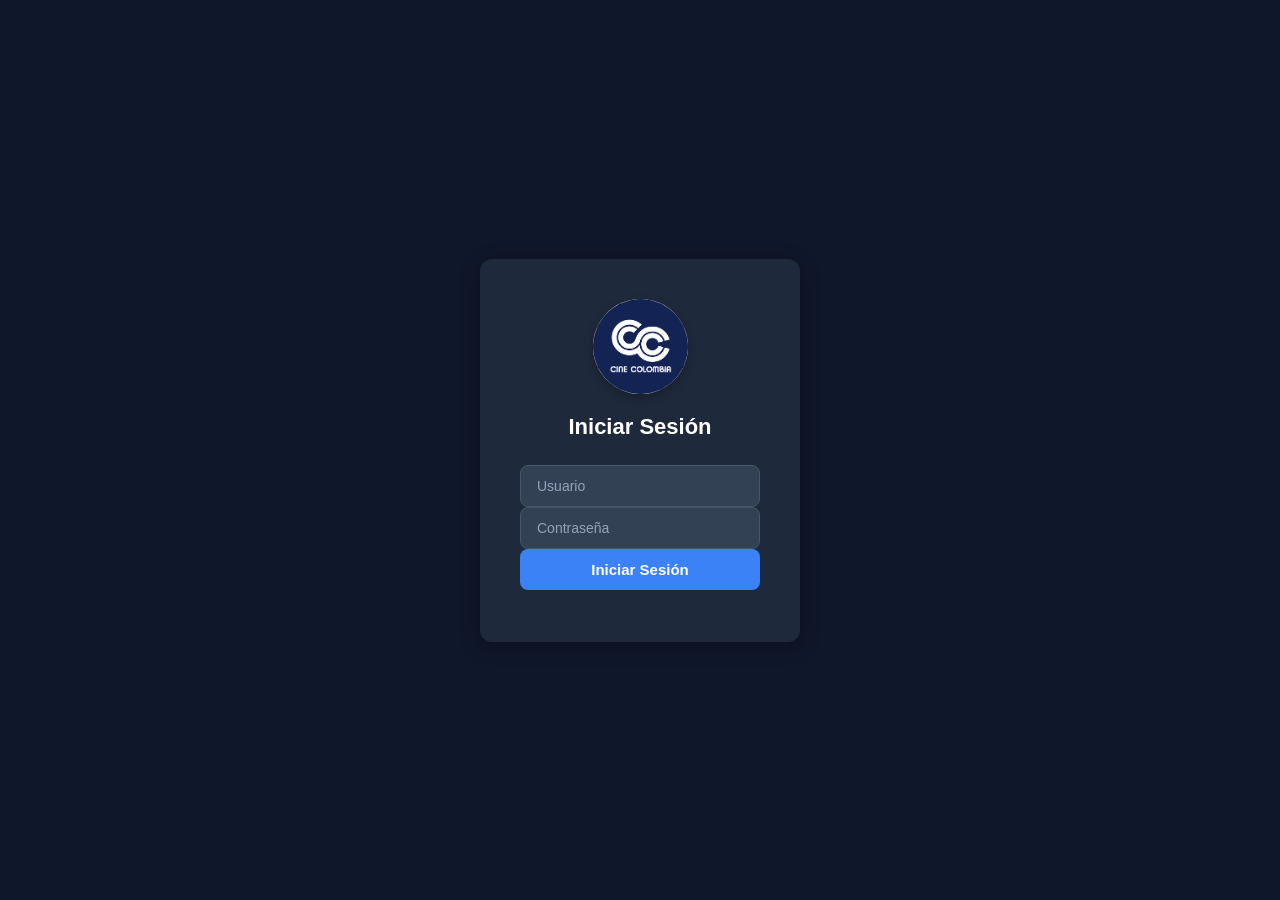
<file: CineColombia/paginas/index.html>
﻿<!DOCTYPE html>
<html lang="es">
<head>
    <meta charset="utf-8" />
    <title>Login CineColombia</title>

    <link rel="stylesheet" href="../css/estilos.css" />
    <script src="../Scripts/jquery-3.7.0.min.js"></script>
    <script src="../Scrips_From/login.js"></script>
</head>

<body>
    <div class="login-box">
        <div class="logo-container">
            <img src="../imagenes/logo-cinecolombia.png" alt="Logo Cine Colombia" class="img-logo" />
        </div>
        <h2>Iniciar Sesión</h2>

        <input type="text" id="txtUser" placeholder="Usuario" />
        <input type="password" id="txtPass" placeholder="Contraseña" />

        <button id="btnLogin">Iniciar Sesión</button>
        <p id="error" style="color: red; font-size: 12px;"></p>
    </div>
</body>
</html>
</file>
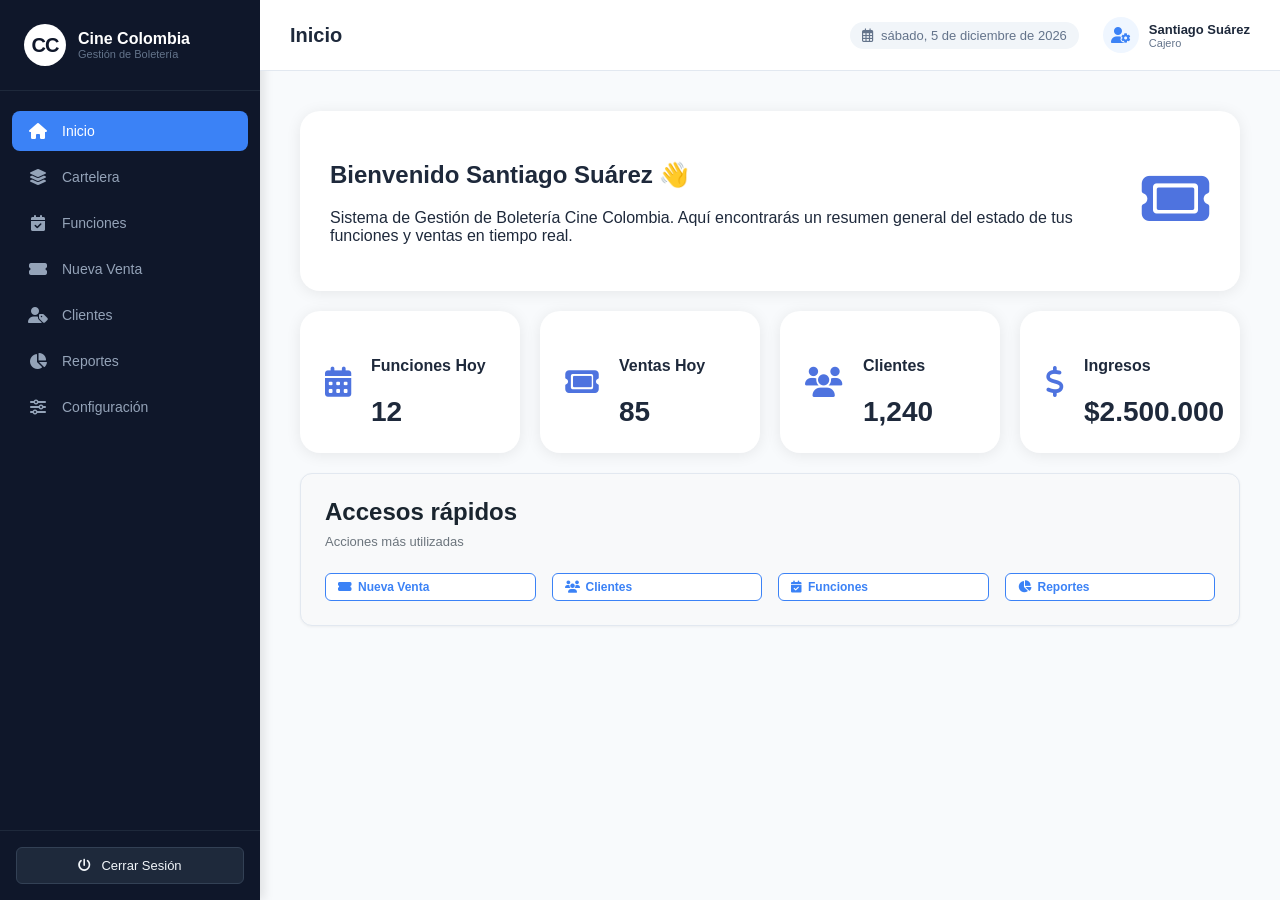
<file: CineColombia/paginas/dashboard.html>
﻿<!DOCTYPE html>
<html lang="es">
<head>

    <meta charset="utf-8">
    <meta name="viewport" content="width=device-width, initial-scale=1">

    <title>Punto de Venta - Cine Colombia</title>

    <link rel="stylesheet" href="../css/dashboard.css">
    <link rel="stylesheet" href="../css/ventas.css">
    <link rel="stylesheet" href="../css/clientes.css">
    <link rel="stylesheet" href="../css/funciones.css">

    <link rel="stylesheet"
          href="https://cdnjs.cloudflare.com/ajax/libs/font-awesome/6.4.0/css/all.min.css">

    <script src="../Scripts/jquery-3.7.0.min.js"></script>
    <script src="../Scrips_From/dashboard.js"></script>
    <script src="../Scrips_From/ventas.js"></script>

</head>

<body>

    <div class="dashboard-layout">

        <aside class="sidebar">

            <div class="sidebar-brand">

                <div class="brand-logo">
                    CC
                </div>

                <div class="brand-info">
                    <h1>Cine Colombia</h1>
                    <small>Gestión de Boletería</small>
                </div>

            </div>


            <nav class="sidebar-nav">

                <ul>

                    <li class="nav-item">

                        <button class="nav-link active" data-target="inicio">

                            <i class="fa-solid fa-house"></i>
                            <span>Inicio</span>

                        </button>

                    </li>

                    <li class="nav-item">

                        <button class="nav-link" data-target="cartelera">

                            <i class="fa-solid fa-layer-group"></i>
                            <span>Cartelera</span>

                        </button>

                    </li>

                    <li class="nav-item">

                        <button class="nav-link" data-target="funciones"> 

                            <i class="fa-solid fa-calendar-check"></i>
                            <span>Funciones</span>

                        </button>

                    </li>

                    <li class="nav-item">

                        <button class="nav-link" data-target="ventas">

                            <i class="fa-solid fa-ticket-simple"></i>
                            <span>Nueva Venta</span>

                        </button>

                    </li>

                    <li class="nav-item">

                        <button class="nav-link" data-target="clientes">

                            <i class="fa-solid fa-user-tag"></i>
                            <span>Clientes</span>

                        </button>

                    </li>

                    <li class="nav-item manager-only">

                        <button class="nav-link" data-target="reportes">

                            <i class="fa-solid fa-chart-pie"></i>
                            <span>Reportes</span>

                        </button>

                    </li>

                    <li class="nav-item admin-only">

                        <button class="nav-link" data-target="configuracion">

                            <i class="fa-solid fa-sliders"></i>
                            <span>Configuración</span>

                        </button>

                    </li>

                </ul>

            </nav>


            <div class="sidebar-footer">

                <button id="btnExit" class="btn-logout">

                    <i class="fa-solid fa-power-off"></i>
                    <span>Cerrar Sesión</span>

                </button>

            </div>

        </aside>


        <div class="work-container">

            <header class="top-navbar">

                <div class="navbar-left">

                    <h2 id="view-title">
                        Inicio
                    </h2>

                </div>

                <div class="navbar-right">

                    <div class="live-clock">

                        <i class="fa-regular fa-calendar-days"></i>

                        <span id="txtLiveDate">
                            Cargando fecha...
                        </span>

                    </div>

                    <div class="employee-badge">

                        <div class="avatar">

                            <i class="fa-solid fa-user-gear"></i>

                        </div>

                        <div class="employee-details">

                            <span id="lblSessionUser" class="name">
                                Santiago Suárez
                            </span>

                            <span id="lblSessionRole" class="role">
                                Cajero
                            </span>

                        </div>

                    </div>

                </div>

            </header>

            <main id="dynamic-content" class="main-workspace">

            </main>

        </div>

    </div>

</body>

</html>
</file>
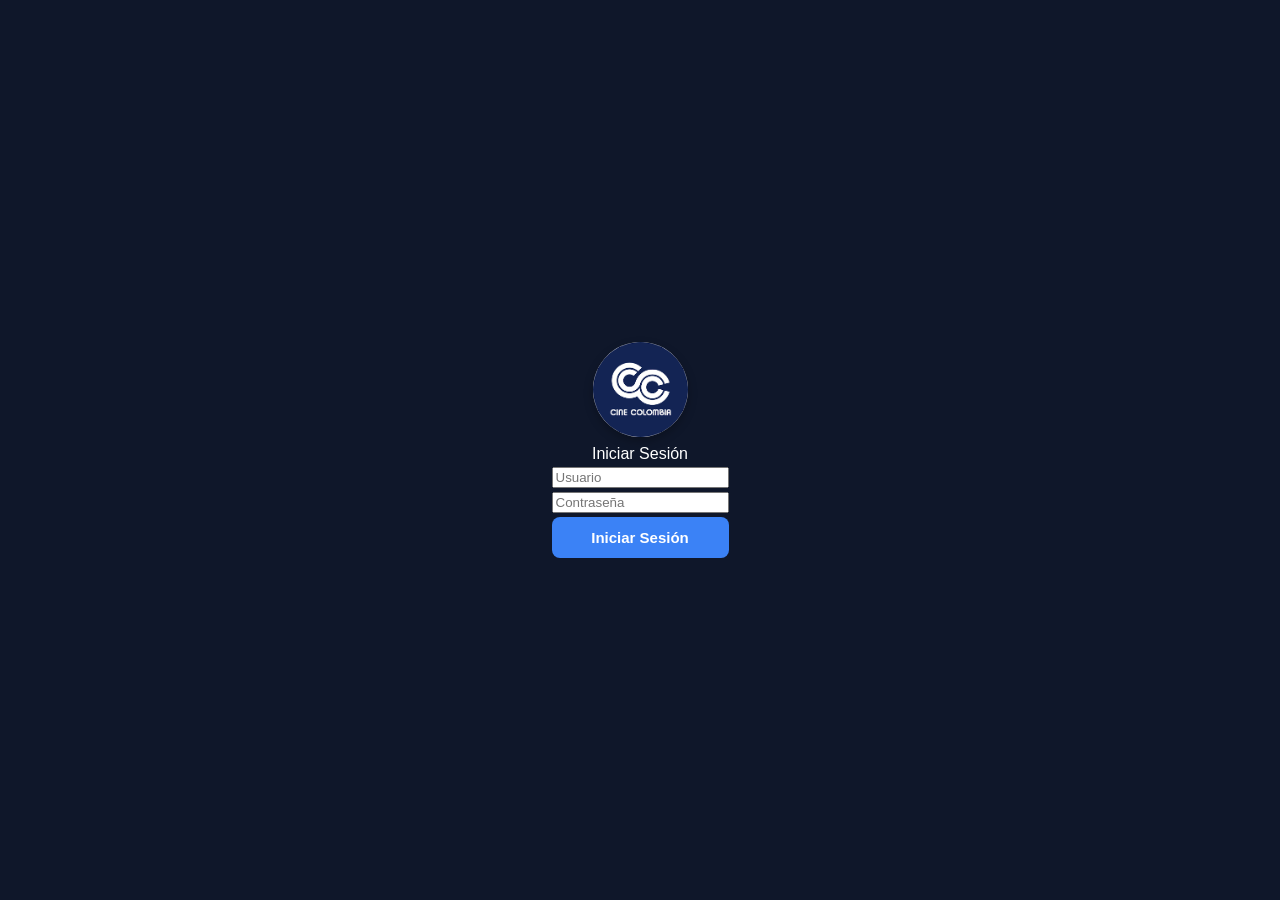
<file: CineColombia/paginas/frmLogin.html>
﻿<!DOCTYPE html>
<html lang="es">
<head>
    <meta charset="utf-8" />
    <title>Login CineColombia</title>
    <link rel="stylesheet" href="../css/estilos.css" />
    <script src="../Scripts/jquery-3.7.0.min.js"></script>
    <script src="../Scrips_From/login.js"></script>
</head>
<body>
    <table align="center" class="auto-style3">
        <tr>
            <td>&nbsp;</td>
            <td>&nbsp;</td>
            <td>&nbsp;</td>
            <td>&nbsp;</td>
        </tr>
        <tr>
            <td>&nbsp;</td>
            <td colspan="2" align="center">
                <img src="../imagenes/logo-cinecolombia.png" alt="Logo Cine Colombia" class="img-logo" />
            </td>
            <td>&nbsp;</td>
        </tr>
        <tr>
            <td>&nbsp;</td>
            <td colspan="2" align="center">Iniciar Sesión</td>
            <td>&nbsp;</td>
        </tr>
        <tr>
            <td>&nbsp;</td>
            <td colspan="2" align="center">
                <input type="text" id="txtUser" placeholder="Usuario" />
            </td>
            <td>&nbsp;</td>
        </tr>
        <tr>
            <td>&nbsp;</td>
            <td colspan="2" align="center">
                <input type="password" id="txtPass" placeholder="Contraseña" />
            </td>
            <td>&nbsp;</td>
        </tr>
        <tr>
            <td>&nbsp;</td>
            <td colspan="2" align="center">
                <button id="btnLogin">Iniciar Sesión</button>
            </td>
            <td>&nbsp;</td>
        </tr>
        <tr>
            <td>&nbsp;</td>
            <td colspan="2" align="center">
                <p id="error" style="color: red; font-size: 12px;"></p>
            </td>
            <td>&nbsp;</td>
        </tr>
    </table>
</body>
</html>
</file>
<file: CineColombia/css/estilos.css>
﻿/* ================= BASE ================= */

body {
    margin: 0;
    font-family: Arial, Helvetica, sans-serif;
    background-color: #0a0a1a;
    color: white;
}

a {
    text-decoration: none;
    color: inherit;
}

/* ================= LOGIN ================= */

/* Estilos Generales del Fondo */
body {
    margin: 0;
    padding: 0;
    background-color: #0f172a; /* Fondo oscuro elegante (Slate 900) */
    font-family: 'Segoe UI', Tahoma, Geneva, Verdana, sans-serif;
    display: flex;
    justify-content: center;
    align-items: center;
    height: 100vh;
}

/* Tarjeta de Login */
.login-box {
    background-color: #1e293b; /* Gris oscuro texturizado (Slate 800) */
    padding: 40px;
    border-radius: 12px;
    box-shadow: 0 4px 20px rgba(0, 0, 0, 0.3);
    width: 320px;
    box-sizing: border-box;
}

/* Estilo del Logo CC */
.logo-container {
    display: flex;
    justify-content: center;
    margin-bottom: 15px;
}

.logo-cc {
    background-color: #ffffff;
    color: #0f172a;
    font-size: 24px;
    font-weight: bold;
    width: 50px;
    height: 50px;
    border-radius: 50%;
    display: flex;
    justify-content: center;
    align-items: center;
    letter-spacing: -2px;
    padding-right: 2px; /* Ajuste visual para centrar las letras */
}

/* Título */
h2 {
    color: #ffffff;
    text-align: center;
    margin: 0 0 25px 0;
    font-size: 22px;
    font-weight: 600;
}

/* Inputs de Texto y Contraseña */
.input-group {
    margin-bottom: 18px;
}

.login-box input {
    width: 100%;
    padding: 12px 16px; /* 12px arriba/abajo y 16px a los lados */
    background-color: #334155;
    border: 1px solid #475569;
    border-radius: 8px;
    color: #ffffff;
    font-size: 14px;
    outline: none;
    box-sizing: border-box; /* Evita que el input se ensanche de más por el padding */
}

    .login-box input::placeholder {
        color: #94a3b8;
    }

    .login-box input:focus {
        border-color: #3b82f6; /* Brillo azul al enfocar */
    }

/* Botón de Iniciar Sesión (Azul Corporativo) */
#btnLogin {
    width: 100%;
    padding: 12px;
    background-color: #3b82f6; /* Azul de la interfaz de ventas */
    color: #ffffff;
    border: none;
    border-radius: 8px;
    font-size: 15px;
    font-weight: 600;
    cursor: pointer;
    transition: background-color 0.2s;
}

    #btnLogin:hover {
        background-color: #2563eb; /* Azul un poco más oscuro al pasar el mouse */
    }

.logo-container {
    display: flex;
    justify-content: center;
    margin-bottom: 20px;
}

.img-logo {
    width: 95px; /* Incrementamos el tamaño (antes estaba en 65px) */
    height: 95px; /* Forzamos alto igual para que el círculo quede perfecto */
    object-fit: cover; /* Asegura que la imagen se adapte bien si es cuadrada */
    border-radius: 50%; /* Mantiene el diseño circular impecable */
    box-shadow: 0 4px 10px rgba(0, 0, 0, 0.25); /* Opcional: una sutil sombra para darle relieve */
}


    /* ================= TOPBAR ================= */
    .topbar {
        display: flex;
        justify-content: space-between;
        align-items: center;
        padding: 15px;
        background: #111;
    }

    .nav a {
        margin: 0 10px;
        color: #ccc;
    }

        .nav a:hover {
            color: #f0c040;
        }

    .logout {
        background: #f0c040;
        border: none;
        padding: 8px 12px;
        cursor: pointer;
    }

/* ================= DASHBOARD ================= */

.container {
    padding: 20px;
}

.grid {
    display: grid;
    grid-template-columns: repeat(4, 1fr);
    gap: 10px;
    margin-top: 20px;
}

.card {
    background: #1a1a2e;
    padding: 15px;
    border-radius: 10px;
}

    .card.full {
        grid-column: span 4;
    }

.btn {
    display: inline-block;
    background: #f0c040;
    padding: 10px 15px;
    margin: 5px;
    border-radius: 6px;
}


/* ================= VENTAS ================= */
.sala {
    margin: 20px 0;
}

.row {
    display: flex;
    gap: 5px;
    margin-bottom: 8px;
}

.seat {
    width: 25px;
    height: 25px;
    border-radius: 5px;
    cursor: pointer;
}

.disponible {
    background: green;
}

.ocupado {
    background: red;
}

.vip {
    background: blue;
}

.seleccionado {
    background: yellow;
}

.panel {
    background: #111;
    padding: 15px;
    border-radius: 10px;
    margin-top: 20px;
}
</file>
<file: CineColombia/css/dashboard.css>
﻿/* ==========================================================================
   1. VARIABLES Y ESTILOS BASE
   ========================================================================== */
:root {
    --bg-main: #f8fafc; /* Gris muy claro para el espacio de trabajo */
    --bg-sidebar: #0f172a; /* Slate 900 (Fondo oscuro de la barra lateral) */
    --bg-sidebar-hover: #1e293b; /* Slate 800 para elementos activos/hover */
    --primary-color: #3b82f6; /* Azul corporativo Cine Colombia */
    --primary-hover: #2563eb; /* Azul más oscuro para interacciones */
    --text-main: #1e293b; /* Color de texto principal */
    --text-muted: #64748b; /* Gris para descripciones o textos secundarios */
    --border-color: #e2e8f0; /* Gris para separar celdas y bordes */
    --white: #ffffff;
    --danger: #ef4444; /* Rojo para alertas o cerrar sesión */
}

body {
    margin: 0;
    padding: 0;
    box-sizing: border-box;
    font-family: 'Segoe UI', Tahoma, Geneva, Verdana, sans-serif;
    background-color: var(--bg-main);
    color: var(--text-main);
    overflow: hidden; /* Evita scrolls dobles en toda la pantalla */
}

/* Contenedor principal en malla (Layout) */
.dashboard-layout {
    display: flex;
    height: 100vh;
    width: 100vw;
}

/* ==========================================================================
   2. BARRA LATERAL (SIDEBAR) - FLEXBOX
   ========================================================================== */
.sidebar {
    width: 260px;
    background-color: var(--bg-sidebar);
    color: var(--white);
    display: flex;
    flex-direction: column;
    justify-content: space-between;
    flex-shrink: 0; /* Evita que la barra se encoja en pantallas pequeñas */
    box-shadow: 4px 0 10px rgba(0, 0, 0, 0.1);
}

/* Encabezado del Sidebar (Logo CC) */
.sidebar-brand {
    padding: 24px;
    display: flex;
    align-items: center;
    gap: 12px;
    border-bottom: 1px solid #1e293b;
}

.brand-logo {
    background-color: var(--white);
    color: var(--bg-sidebar);
    font-weight: bold;
    font-size: 20px;
    width: 42px;
    height: 42px;
    border-radius: 50%;
    display: flex;
    justify-content: center;
    align-items: center;
    letter-spacing: -1px;
}

.brand-info h1 {
    font-size: 16px;
    margin: 0;
    font-weight: 600;
}

.brand-info small {
    color: var(--text-muted);
    font-size: 11px;
    display: block;
}

/* Menú de Navegación */
.sidebar-nav {
    flex-grow: 1;
    padding: 20px 12px;
}

    .sidebar-nav ul {
        list-style: none;
        padding: 0;
        margin: 0;
    }

.nav-item {
    margin-bottom: 6px;
}

.nav-link {
    display: flex;
    align-items: center;
    gap: 14px;
    padding: 12px 16px;
    color: #94a3b8; /* Texto secundario opaco */
    text-decoration: none;
    font-size: 14px;
    font-weight: 500;
    border-radius: 8px;
    transition: all 0.2s ease;
    width: 100%;
    background: transparent;
    border: none;
    text-align: left;
    cursor: pointer;
}

    .nav-link i {
        font-size: 16px;
        width: 20px;
        text-align: center;
    }

    /* Estados Hover y Activo (Unificado con el botón de Login) */
    .nav-link:hover {
        background-color: var(--bg-sidebar-hover);
        color: var(--white);
    }

    .nav-link.active {
        background-color: var(--primary-color);
        color: var(--white);
    }

/* Botón de Salida en el Footer */
.sidebar-footer {
    padding: 16px;
    border-top: 1px solid #1e293b;
}

.btn-logout {
    width: 100%;
    background-color: #1e293b;
    color: #f1f5f9;
    border: 1px solid #334155;
    padding: 10px;
    border-radius: 6px;
    cursor: pointer;
    display: flex;
    align-items: center;
    justify-content: center;
    gap: 10px;
    font-size: 13px;
    font-weight: 500;
    transition: background-color 0.2s;
}

    .btn-logout:hover {
        background-color: var(--danger);
        border-color: var(--danger);
        color: var(--white);
    }

/* ==========================================================================
   3. CONTENEDOR DE TRABAJO (DERECHO) Y NAVBAR
   ========================================================================== */
.work-container {
    flex-grow: 1;
    display: flex;
    flex-direction: column;
    overflow: hidden; /* El scroll pertenecerá al espacio de trabajo */
}

/* Barra Superior */
.top-navbar {
    background-color: var(--white);
    height: 70px;
    padding: 0 30px;
    display: flex;
    justify-content: space-between;
    align-items: center;
    border-bottom: 1px solid var(--border-color);
}

.navbar-left h2 {
    font-size: 20px;
    margin: 0;
    color: var(--text-main);
    font-weight: 600;
}

.navbar-right {
    display: flex;
    align-items: center;
    gap: 24px;
}

/* Reloj/Fecha en vivo */
.live-clock {
    display: flex;
    align-items: center;
    gap: 8px;
    font-size: 13px;
    color: var(--text-muted);
    background-color: #f1f5f9;
    padding: 6px 12px;
    border-radius: 20px;
}

/* Identificación del Empleado (Módulo de Auditoría) */
.employee-badge {
    display: flex;
    align-items: center;
    gap: 10px;
}

    .employee-badge .avatar {
        width: 36px;
        height: 36px;
        background-color: #eff6ff;
        color: var(--primary-color);
        border-radius: 50%;
        display: flex;
        justify-content: center;
        align-items: center;
        font-size: 16px;
    }

.employee-details {
    display: flex;
    flex-direction: column;
}

    .employee-details .name {
        font-size: 13px;
        font-weight: 600;
        color: var(--text-main);
    }

    .employee-details .role {
        font-size: 11px;
        color: var(--text-muted);
    }

/* ==========================================================================
   4. ESPACIO DE TRABAJO DINÁMICO Y TABLAS DE DATOS
   ========================================================================== */
.main-workspace {
    flex-grow: 1;
    padding: 30px;
    overflow-y: auto; /* Permite scroll vertical interno si la tabla es grande */
}

.data-section {
    background-color: var(--white);
    border-radius: 12px;
    border: 1px solid var(--border-color);
    padding: 24px;
    box-shadow: 0 1px 3px rgba(0, 0, 0, 0.05);
}

.section-header {
    margin-bottom: 20px;
}

    .section-header h3 {
        margin: 0 0 6px 0;
        font-size: 16px;
        font-weight: 600;
    }

    .section-header p {
        margin: 0;
        font-size: 13px;
        color: var(--text-muted);
    }

/* Estructuración de Tablas */
.table-responsive {
    width: 100%;
    overflow-x: auto; /* Scroll horizontal si hay muchas columnas relacionales */
}

.data-table {
    width: 100%;
    border-collapse: collapse;
    text-align: left;
    font-size: 14px;
}

    .data-table th {
        background-color: #f8fafc;
        color: var(--text-muted);
        padding: 14px 16px;
        font-weight: 600;
        border-bottom: 2px solid var(--border-color);
        text-transform: uppercase;
        font-size: 11px;
        letter-spacing: 0.5px;
    }

    .data-table td {
        padding: 14px 16px;
        border-bottom: 1px solid var(--border-color);
        color: #334155;
    }

    .data-table tr:last-child td {
        border-bottom: none; /* Quita el borde de la última fila */
    }

    .data-table tr:hover td {
        background-color: #f8fafc; /* Efecto focus de fila */
    }

.font-bold {
    font-weight: 600;
    color: var(--text-main);
}

/* Badges (Etiquetas de Formato e Idioma) */
.badge {
    display: inline-block;
    padding: 4px 8px;
    border-radius: 4px;
    font-size: 11px;
    font-weight: 600;
    margin-right: 4px;
    background-color: #f1f5f9;
    color: #475569;
}

.badge.doblada {
    background-color: #dcfce7;
    color: #166534;
}

.badge.subtitulada {
    background-color: #fef9c3;
    color: #854d0e;
}

/* Specific formatting */
.movie-tags span:first-child {
    background-color: #fae8ff;
    color: #86198f;
}

/* Botones de acción dentro de las tablas */
.btn-table-action {
    background-color: var(--white);
    color: var(--primary-color);
    border: 1px solid var(--primary-color);
    padding: 6px 12px;
    border-radius: 6px;
    font-size: 12px;
    font-weight: 600;
    cursor: pointer;
    display: inline-flex;
    align-items: center;
    gap: 6px;
    transition: all 0.2s;
}

    .btn-table-action:hover {
        background-color: var(--primary-color);
        color: var(--white);
        box-shadow: 0 2px 4px rgba(59, 130, 246, 0.2);
    }

.data-table .btn-table-action {
    height: 32px;
    min-width: 110px;
    padding: 0 12px;
    justify-content: center;
}

.data-table .btn-table-action + .btn-table-action {
    margin-left: 6px;
}

.dashboard-home {
    padding: 10px;
}

.welcome-banner {
    display: flex;
    justify-content: space-between;
    align-items: center;
    padding: 30px;
    background: white;
    border-radius: 20px;
    margin-bottom: 20px;
    box-shadow: 0 2px 15px rgba(0,0,0,.08);
}

.welcome-icon {
    font-size: 60px;
    color: #4e73df;
}

.stats-grid {
    display: grid;
    grid-template-columns: repeat(auto-fit,minmax(220px,1fr));
    gap: 20px;
    margin-bottom: 20px;
}

.stat-card {
    background: white;
    padding: 25px;
    border-radius: 20px;
    display: flex;
    align-items: center;
    gap: 20px;
    box-shadow: 0 2px 15px rgba(0,0,0,.08);
    transition: .3s;
}

    .stat-card:hover {
        transform: translateY(-5px);
    }

    .stat-card i {
        font-size: 30px;
        color: #4e73df;
    }

    .stat-card span {
        font-size: 28px;
        font-weight: bold;
    }

/* ==========================================================================
   5. TARJETAS DE INICIO (DASHBOARD CARDS)
   ========================================================================== */
.dashboard-cards {
    display: grid;
    grid-template-columns: repeat(auto-fit, minmax(240px, 1fr));
    gap: 20px;
    margin-bottom: 30px;
}

.info-card {
    background: var(--white);
    padding: 24px;
    border-radius: 12px;
    display: flex;
    align-items: center;
    gap: 20px;
    box-shadow: 0 4px 6px -1px rgba(0, 0, 0, 0.05), 0 2px 4px -1px rgba(0, 0, 0, 0.03);
    border: 1px solid var(--border-color);
    transition: transform 0.2s ease, box-shadow 0.2s ease;
}

.info-card:hover {
    transform: translateY(-5px);
    box-shadow: 0 10px 15px -3px rgba(0, 0, 0, 0.1), 0 4px 6px -2px rgba(0, 0, 0, 0.05);
}

.info-card i {
    font-size: 28px;
    color: var(--primary-color);
    background-color: #eff6ff;
    width: 60px;
    height: 60px;
    border-radius: 50%;
    display: flex;
    justify-content: center;
    align-items: center;
}

.info-card div h4 {
    margin: 0;
    font-size: 14px;
    color: var(--text-muted);
    font-weight: 500;
}

.info-card div span {
    display: block;
    font-size: 24px;
    font-weight: 700;
    color: var(--text-main);
    margin-top: 4px;
}

/* ==========================================================================
   6. ACCIONES RÁPIDAS (QUICK ACTIONS)
   ========================================================================== */
.quick-actions {
    display: grid;
    grid-template-columns: repeat(auto-fit, minmax(200px, 1fr));
    gap: 16px;
    margin-top: 20px;
}

/* ==========================================================================
   7. CARTELERA Y MOVIE CARDS
   ========================================================================== */
.movie-grid {
    display: grid;
    grid-template-columns: repeat(auto-fill, minmax(280px, 1fr));
    gap: 24px;
    margin-top: 20px;
}

.movie-card {
    background: var(--white);
    border-radius: 12px;
    overflow: hidden;
    border: 1px solid var(--border-color);
    box-shadow: 0 4px 6px -1px rgba(0, 0, 0, 0.05);
    transition: transform 0.2s ease, box-shadow 0.2s ease;
    display: flex;
    flex-direction: column;
}

.movie-card:hover {
    transform: translateY(-5px);
    box-shadow: 0 10px 15px -3px rgba(0, 0, 0, 0.1);
}

.movie-banner {
    height: 140px;
    background: linear-gradient(135deg, var(--primary-color), #1e40af);
    display: flex;
    justify-content: center;
    align-items: center;
    color: var(--white);
    font-size: 48px;
}

.movie-content {
    padding: 20px;
    display: flex;
    flex-direction: column;
    flex-grow: 1;
}

.movie-content h3 {
    margin: 0 0 4px 0;
    font-size: 18px;
    color: var(--text-main);
    font-weight: 600;
}

.movie-content p {
    margin: 0 0 12px 0;
    font-size: 13px;
    color: var(--text-muted);
}

.movie-tags {
    display: flex;
    gap: 6px;
    margin-bottom: 16px;
    flex-wrap: wrap;
}

.movie-footer {
    display: flex;
    justify-content: space-between;
    align-items: center;
    margin-top: auto;
    padding-top: 16px;
    border-top: 1px solid var(--border-color);
    margin-bottom: 16px;
}

.movie-footer span {
    font-size: 13px;
    color: var(--text-muted);
    font-weight: 500;
}

.movie-footer strong {
    font-size: 18px;
    color: var(--primary-color);
    font-weight: 700;
}

.movie-content .btn-table-action {
    width: 100%;
    justify-content: center;
    padding: 10px;
    font-size: 14px;
}
</file>
<file: CineColombia/css/ventas.css>
.data-section {
    padding: 24px;
    background-color: #f8f9fa;
    border-radius: 12px;
}

.section-header {
    margin-bottom: 24px;
}

.section-header h3 {
    display: flex;
    align-items: center;
    gap: 10px;
    font-size: 1.5rem;
    color: #1a252f;
    margin: 0 0 8px 0;
}

.section-header p {
    color: #6c757d;
    margin: 0;
}

.form-group {
    display: flex;
    flex-direction: column;
    gap: 8px;
}

.form-group label {
    font-weight: 600;
    color: #34495e;
}

.input-control {
    padding: 10px 14px;
    border: 1px solid #ced4da;
    border-radius: 6px;
    font-size: 14px;
    transition: border-color 0.2s;
    background-color: white;
}

.input-control:focus {
    outline: none;
    border-color: #007bff;
    box-shadow: 0 0 0 3px rgba(0, 123, 255, 0.1);
}

.venta-grid {
    display: grid;
    grid-template-columns: repeat(3, 1fr);
    grid-template-areas: 
        "cedula nombre tipo_doc"
        "funcion metodo_pago .";
    gap: 20px;
    margin-bottom: 30px;
    background-color: #fff;
    padding: 24px;
    border-radius: 12px;
    box-shadow: 0 2px 10px rgba(0, 0, 0, 0.05);
}

.venta-grid .form-group:nth-child(4) { grid-area: funcion; }
.venta-grid .form-group:nth-child(1) { grid-area: cedula; }
.venta-grid .form-group:nth-child(2) { grid-area: nombre; }
.venta-grid .form-group:nth-child(3) { grid-area: tipo_doc; }
.venta-grid .form-group:nth-child(5) { grid-area: metodo_pago; }

.funcion-info {
    display: flex;
    justify-content: space-around;
    background-color: #fff;
    padding: 20px;
    border-radius: 12px;
    margin-bottom: 30px;
    box-shadow: 0 2px 10px rgba(0, 0, 0, 0.05);
    border-left: 5px solid #007bff;
}

.info-box {
    display: flex;
    flex-direction: column;
    align-items: center;
    gap: 5px;
}

.info-box span {
    font-size: 0.9em;
    color: #6c757d;
    text-transform: uppercase;
    letter-spacing: 0.5px;
}

.info-box strong {
    font-size: 1.2em;
    color: #2c3e50;
}

.cinema-screen {
    background-color: #e9ecef;
    text-align: center;
    padding: 20px;
    border-radius: 12px 12px 50% 50%;
    margin: 20px auto 40px;
    max-width: 600px;
    font-weight: bold;
    color: #a0aab5;
    letter-spacing: 5px;
    box-shadow: inset 0 -10px 15px rgba(0, 0, 0, 0.05), 0 5px 10px rgba(0,0,0,0.02);
    transform: perspective(300px) rotateX(-5deg);
}

.seats-container {
    display: grid;
    grid-template-columns: repeat(5, 1fr);
    gap: 15px;
    max-width: 450px;
    margin: 0 auto 50px;
}

.seat {
    padding: 12px 0;
    border: none;
    border-radius: 8px 8px 4px 4px;
    font-size: 1rem;
    font-weight: 600;
    cursor: pointer;
    transition: all 0.2s cubic-bezier(0.175, 0.885, 0.32, 1.275);
    box-shadow: 0 4px 0 #cbd3da;
    background-color: #e9ecef;
    color: #495057;
}

.seat:not(.occupied):hover {
    transform: translateY(-2px);
}

.seat:not(.occupied):active {
    box-shadow: 0 0 0 #ccc;
    transform: translateY(4px);
}

.seat.available {
    background-color: #e8f5e9;
    color: #2e7d32;
    box-shadow: 0 4px 0 #a5d6a7;
    border: 1px solid #c8e6c9;
}

.seat.available:hover {
    background-color: #c8e6c9;
}

.seat.selected {
    background-color: #007bff;
    color: white;
    box-shadow: 0 4px 0 #0056b3;
}

.seat.occupied {
    background-color: #ffebee;
    color: #c62828;
    cursor: not-allowed;
    box-shadow: 0 4px 0 #ef9a9a;
    border: 1px solid #ffcdd2;
    opacity: 0.8;
}

.venta-summary {
    background-color: #fff;
    padding: 30px;
    border-radius: 12px;
    box-shadow: 0 4px 15px rgba(0, 0, 0, 0.08);
    max-width: 550px;
    margin: 0 auto;
}

.venta-summary h4 {
    margin: 0 0 20px 0;
    color: #1a252f;
    font-size: 1.3rem;
    border-bottom: 2px solid #f1f3f5;
    padding-bottom: 15px;
}

.summary-row {
    display: flex;
    justify-content: space-between;
    padding: 12px 0;
    font-size: 1.1rem;
}

.summary-row span {
    color: #6c757d;
}

.summary-row strong {
    color: #2c3e50;
}

.summary-row.total {
    font-size: 1.4rem;
    color: #1a252f;
    margin: 15px 0 25px;
    padding-top: 20px;
    border-top: 2px dashed #dee2e6;
}

.summary-row.total strong {
    color: #007bff;
}

.btn-confirm-sale {
    width: 100%;
    padding: 15px;
    background-color: #007bff;
    color: white;
    border: none;
    border-radius: 8px;
    font-size: 1.2rem;
    font-weight: 600;
    cursor: pointer;
    transition: all 0.2s;
    display: flex;
    align-items: center;
    justify-content: center;
    gap: 12px;
    box-shadow: 0 4px 10px rgba(0, 123, 255, 0.3);
}

.btn-confirm-sale:hover {
    background-color: #0056b3;
    transform: translateY(-2px);
    box-shadow: 0 6px 15px rgba(0, 123, 255, 0.4);
}

.btn-confirm-sale:active {
    transform: translateY(1px);
    box-shadow: 0 2px 5px rgba(0, 123, 255, 0.3);
}
</file>
<file: CineColombia/css/clientes.css>
.cliente-grid {
    display: grid;
    grid-template-columns: repeat(auto-fit, minmax(250px, 1fr));
    gap: 20px;
    margin-bottom: 20px;
    background-color: #fff;
    padding: 24px;
    border-radius: 12px;
    box-shadow: 0 2px 10px rgba(0, 0, 0, 0.05);
}

.table-container {
    margin-top: 30px;
    background: white;
    padding: 24px;
    border-radius: 12px;
    box-shadow: 0 2px 10px rgba(0,0,0,0.05);
    overflow-x: auto;
}

.table-clientes {
    width: 100%;
    border-collapse: collapse;
}

.table-clientes th {
    background-color: #f8f9fa;
    color: #495057;
    font-weight: 600;
    padding: 12px 15px;
    text-align: left;
    border-bottom: 2px solid #dee2e6;
}

.table-clientes td {
    padding: 12px 15px;
    border-bottom: 1px solid #e9ecef;
    color: #2c3e50;
}

.table-clientes tr:hover {
    background-color: #f8f9fa;
}

.badge {
    padding: 5px 10px;
    border-radius: 20px;
    font-size: 0.85em;
    font-weight: bold;
}

.badge-fidelizado {
    background-color: #e8f5e9;
    color: #28a745;
    border: 1px solid #c8e6c9;
}

.badge-normal {
    background-color: #e9ecef;
    color: #6c757d;
    border: 1px solid #dee2e6;
}

.status-active {
    color: #28a745;
    font-weight: bold;
}

.status-inactive {
    color: #dc3545;
    font-weight: bold;
}
</file>
<file: CineColombia/css/funciones.css>
/* CineColombia/css/funciones.css */

#funciones {
    background-color: #fff;
    padding: 20px;
    border-radius: 8px;
    box-shadow: 0 4px 6px rgba(0,0,0,0.1);
    color: #333;
}

#funciones .header {
    border-bottom: 2px solid #0056b3;
    margin-bottom: 20px;
    padding-bottom: 10px;
}

#funciones .header h2 {
    color: #0056b3;
    font-size: 1.5rem;
    margin: 0;
}

.form-container {
    background-color: #f8f9fa;
    padding: 20px;
    border-radius: 8px;
    border: 1px solid #ddd;
}

.form-row {
    display: flex;
    flex-wrap: wrap;
    gap: 20px;
    margin-bottom: 15px;
}

.form-group {
    flex: 1;
    min-width: 250px;
    display: flex;
    flex-direction: column;
}

.form-group label {
    font-weight: bold;
    margin-bottom: 5px;
    color: #495057;
}

.form-group input,
.form-group select {
    padding: 10px;
    border: 1px solid #ced4da;
    border-radius: 4px;
    font-size: 14px;
}

.form-group input:focus,
.form-group select:focus {
    border-color: #0056b3;
    outline: none;
    box-shadow: 0 0 5px rgba(0, 86, 179, 0.3);
}

.checkbox-group {
    flex-direction: row;
    align-items: center;
    justify-content: flex-start;
}

.checkbox-group label {
    margin: 0;
    cursor: pointer;
    display: flex;
    align-items: center;
    gap: 8px;
    margin-top: 25px; /* Para alinear con los otros inputs */
}

.checkbox-group input[type="checkbox"] {
    width: 18px;
    height: 18px;
    cursor: pointer;
}

.form-actions {
    display: flex;
    gap: 15px;
    margin-top: 25px;
    justify-content: flex-end;
}

.form-actions button {
    padding: 10px 20px;
    border: none;
    border-radius: 4px;
    cursor: pointer;
    font-size: 14px;
    font-weight: bold;
    transition: background-color 0.3s;
}

.btn-success {
    background-color: #28a745;
    color: white;
}

.btn-success:hover {
    background-color: #218838;
}

.btn-secondary {
    background-color: #6c757d;
    color: white;
}

.btn-secondary:hover {
    background-color: #5a6268;
}

/* Estilos de la tabla de funciones */
.list-container {
    margin-top: 30px;
}

.list-container h3 {
    color: #495057;
    margin-bottom: 15px;
}

.table {
    width: 100%;
    border-collapse: collapse;
    background-color: #fff;
    box-shadow: 0 2px 4px rgba(0,0,0,0.05);
}

.table th,
.table td {
    padding: 12px 15px;
    border-bottom: 1px solid #dee2e6;
    text-align: left;
}

.table th {
    background-color: #e9ecef;
    font-weight: bold;
    color: #495057;
}

.table tbody tr:hover {
    background-color: #f8f9fa;
}
</file>
